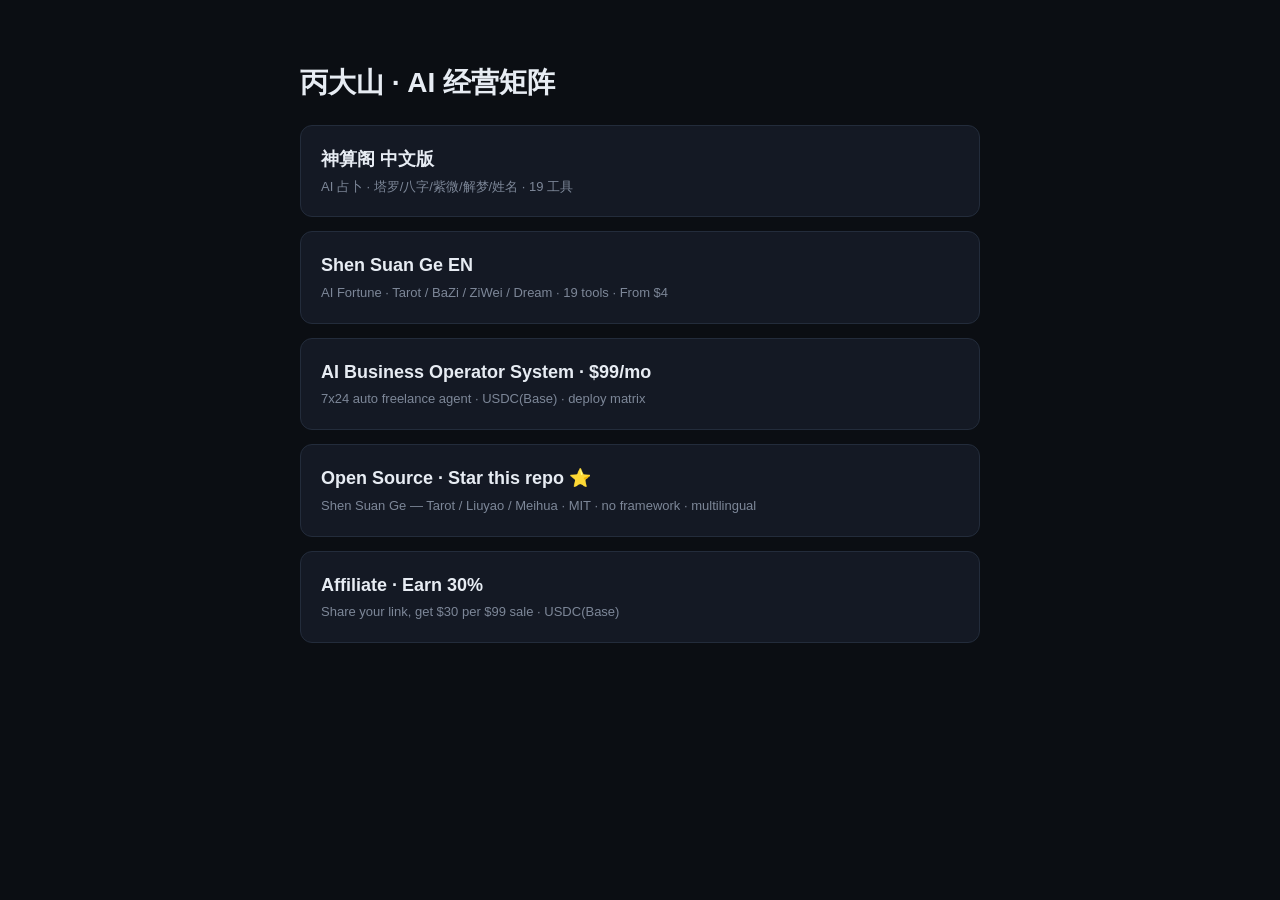
<file: index.html>
<!DOCTYPE html><html lang="zh"><head><meta charset="utf-8"><meta name="viewport" content="width=device-width,initial-scale=1"><title>Barnyard Shen Suan Ge · 丙大山神算阁</title><style>body{background:#0b0e13;color:#e7ecf3;font:14px/1.7 sans-serif;padding:40px 16px;max-width:680px;margin:0 auto}.a{display:block;background:#141924;border:1px solid #232c3b;border-radius:12px;padding:18px 20px;margin:14px 0;text-decoration:none;color:#e7ecf3}.a b{font-size:18px}.a span{color:#7d8798;font-size:13px}</style></head><body><h1>丙大山 · AI 经营矩阵</h1>
<a class="a" href="zh/"><b>神算阁 中文版</b><br><span>AI 占卜 · 塔罗/八字/紫微/解梦/姓名 · 19 工具</span></a>
<a class="a" href="en/"><b>Shen Suan Ge EN</b><br><span>AI Fortune · Tarot / BaZi / ZiWei / Dream · 19 tools · From $4</span></a>
<a class="a" href="buy/ai-worker.html"><b>AI Business Operator System · $99/mo</b><br><span>7x24 auto freelance agent · USDC(Base) · deploy matrix</span></a>
<a class="a" href="https://github.com/breezesamuel/shenge-app"><b>Open Source · Star this repo ⭐</b><br><span>Shen Suan Ge — Tarot / Liuyao / Meihua · MIT · no framework · multilingual</span></a>
<a class="a" href="buy/affiliate.html"><b>Affiliate · Earn 30%</b><br><span>Share your link, get $30 per $99 sale · USDC(Base)</span></a>
</body></html>
</file>
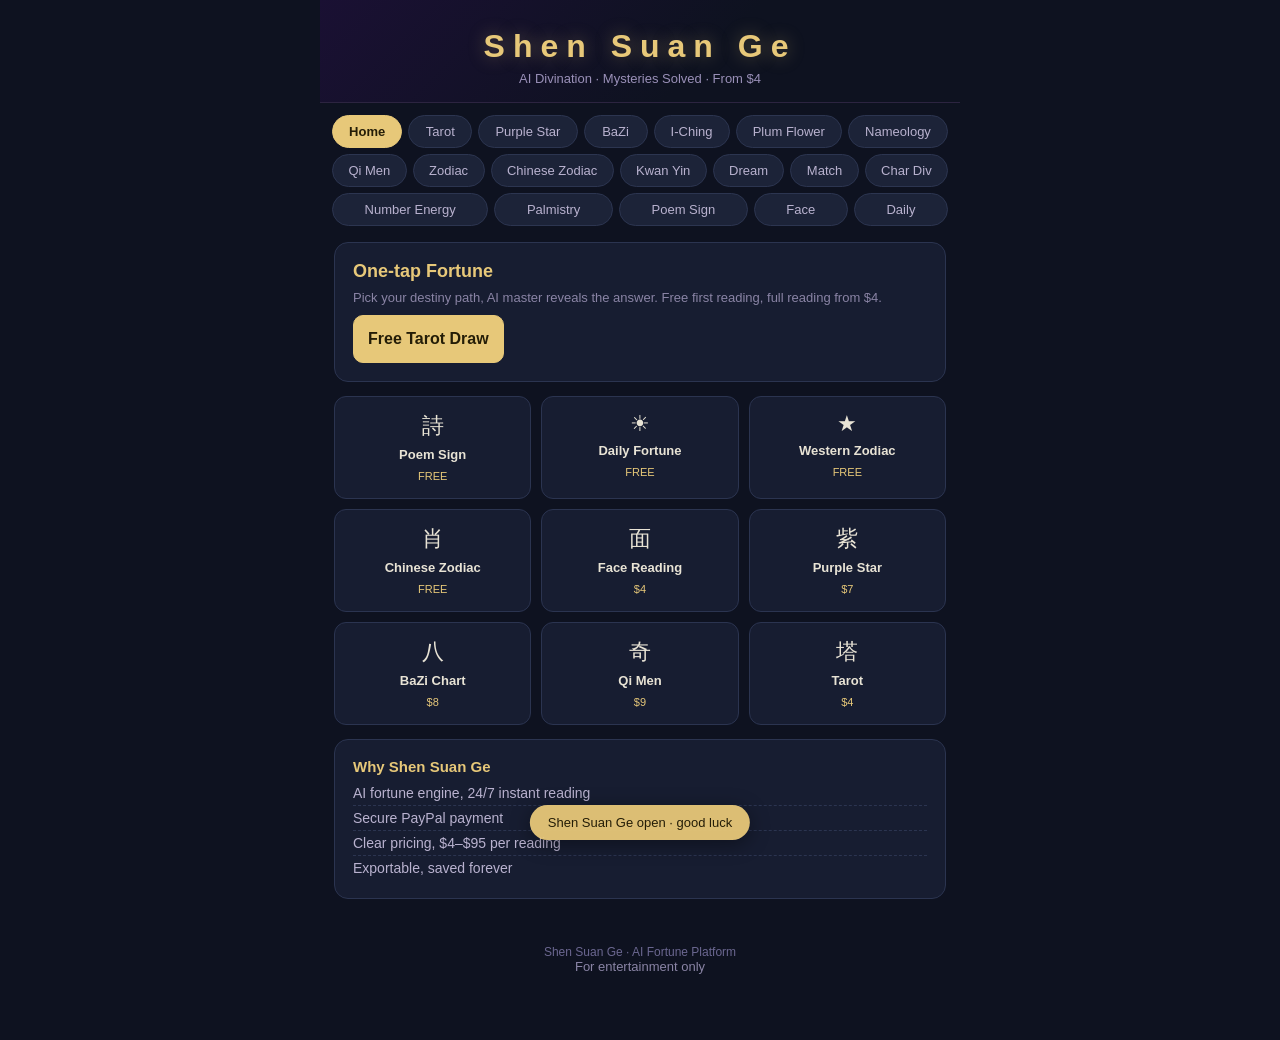
<file: en/index.html>
<!DOCTYPE html>
<html lang="en">
<head>
<meta charset="UTF-8">
<meta name="viewport" content="width=device-width, initial-scale=1.0, maximum-scale=1.0, user-scalable=no">
<title>Shen Suan Ge · AI Divination · Tarot·BaZi·I-Ching·Zodiac</title>
<meta name="description" content="AI fortune platform · Tarot / BaZi / Qi Men / I-Ching / Nameology / Zodiac / Dream / Palmistry · from $4">
<link rel="stylesheet" href="css/style.css">
</head>
<body>
<div class="shell">
  <header class="hero">
    <h1 class="logo">Shen Suan Ge</h1>
    <p class="slogan">AI Divination · Mysteries Solved · From $4</p>
  </header>
  <nav class="tabs" id="tabs">
    <button class="tab on" data-page="home">Home</button>
    <button class="tab" data-page="tarot">Tarot</button>
    <button class="tab" data-page="ziwei">Purple Star</button>
    <button class="tab" data-page="bazi">BaZi</button>
    <button class="tab" data-page="liuyao">I-Ching</button>
    <button class="tab" data-page="meihua">Plum Flower</button>
    <button class="tab" data-page="xingming">Nameology</button>
    <button class="tab" data-page="qimen">Qi Men</button>
    <button class="tab" data-page="star">Zodiac</button>
    <button class="tab" data-page="zodiac">Chinese Zodiac</button>
    <button class="tab" data-page="guanyin">Kwan Yin</button>
    <button class="tab" data-page="zhougong">Dream</button>
    <button class="tab" data-page="hehun">Match</button>
    <button class="tab" data-page="ceyu">Char Div</button>
    <button class="tab" data-page="phone">Number Energy</button>
    <button class="tab" data-page="palm">Palmistry</button>
    <button class="tab" data-page="poem">Poem Sign</button>
    <button class="tab" data-page="face">Face</button>
    <button class="tab" data-page="daily">Daily</button>
  </nav>
  <main id="pages">
  <section class="page on" data-page="home"><div class="card">
<h2>One-tap Fortune</h2>
<p class="muted">Pick your destiny path, AI master reveals the answer. Free first reading, full reading from $4.</p>
<button class="btn primary big" onclick="go('tarot')">Free Tarot Draw</button>
</div>
<div class="grid">
<div class="tile" onclick="go('poem')"><span>詩</span><b>Poem Sign</b><i>FREE</i></div>
<div class="tile" onclick="go('daily')"><span>☀</span><b>Daily Fortune</b><i>FREE</i></div>
<div class="tile" onclick="go('star')"><span>★</span><b>Western Zodiac</b><i>FREE</i></div>
<div class="tile" onclick="go('zodiac')"><span>肖</span><b>Chinese Zodiac</b><i>FREE</i></div>
<div class="tile" onclick="go('face')"><span>面</span><b>Face Reading</b><i>$4</i></div>
<div class="tile" onclick="go('ziwei')"><span>紫</span><b>Purple Star</b><i>$7</i></div>
<div class="tile" onclick="go('bazi')"><span>八</span><b>BaZi Chart</b><i>$8</i></div>
<div class="tile" onclick="go('qimen')"><span>奇</span><b>Qi Men</b><i>$9</i></div>
<div class="tile" onclick="go('tarot')"><span>塔</span><b>Tarot</b><i>$4</i></div>
</div>
<div class="card note"><h3>Why Shen Suan Ge</h3><ul>
<li>AI fortune engine, 24/7 instant reading</li>
<li>Secure PayPal payment</li>
<li>Clear pricing, $4–$95 per reading</li>
<li>Exportable, saved forever</li>
</ul></div></section>
  <section class="page" data-page="tarot"><div class="card">
<h2>Tarot · Three-Card Reading</h2><p class="muted">Hold a question, draw three cards: Past · Present · Future.</p><button class="btn primary" onclick="tarotDraw()">Draw (free)</button><button class="btn" onclick="tarotPay()">Full reading $4</button>
<div id="tarot-out" class="out"></div>
</div></section>
  <section class="page" data-page="ziwei"><div class="card"><h2>Purple Star · Chart</h2><label>Birth date</label><input type="date" id="zw-birth"><button class="btn primary" onclick="ziweiFree()">Free: main star</button><button class="btn" onclick="ziweiPay()">Full chart $7</button><div id="ziwei-out" class="out"></div></div></section>
  <section class="page" data-page="bazi"><div class="card"><h2>BaZi · Four Pillars</h2><label>Birth date</label><input type="date" id="bz-birth"><label>Birth hour</label><select id="bz-hour"><option value="0">23:00-01:00</option><option value="1">01:00-03:00</option><option value="2">03:00-05:00</option><option value="3">05:00-07:00</option><option value="4">07:00-09:00</option><option value="5">09:00-11:00</option><option value="6">11:00-13:00</option><option value="7">13:00-15:00</option><option value="8">15:00-17:00</option><option value="9">17:00-19:00</option><option value="10">19:00-21:00</option><option value="11">21:00-23:00</option></select><button class="btn primary" onclick="baziFree()">Free chart</button><button class="btn" onclick="baziPay()">Full reading $8</button><div id="bazi-out" class="out"></div></div></section>
  <section class="page" data-page="liuyao"><div class="card">
<h2>I-Ching · Six Lines</h2><p class="muted">Hold a question, cast the coins.</p><button class="btn primary" onclick="liuyaoDraw()">Cast (free)</button><button class="btn" onclick="liuyaoPay()">Detail $4</button>
<div id="liuyao-out" class="out"></div>
</div></section>
  <section class="page" data-page="meihua"><div class="card"><h2>Plum Blossom · Number Casting</h2><label>Two numbers (1-99)</label><input type="number" id="mh-a" min="1" max="99" placeholder="Number 1"><input type="number" id="mh-b" min="1" max="99" placeholder="Number 2"><button class="btn primary" onclick="meihuaDraw()">Cast (free)</button><button class="btn" onclick="meihuaPay()">Reading $4</button><div id="meihua-out" class="out"></div></div></section>
  <section class="page" data-page="xingming"><div class="card"><h2>Nameology · Five Grids</h2><label>Your name (2+ chars)</label><input type="text" id="xm-name" placeholder="e.g. Mei Lin" maxlength="8"><button class="btn primary" onclick="xingmingFree()">Free chart</button><button class="btn" onclick="xingmingPay()">Detail $4</button><div id="xingming-out" class="out"></div></div></section>
  <section class="page" data-page="qimen"><div class="card"><h2>Qi Men · Timing</h2><label>Moment (default now)</label><input type="datetime-local" id="qm-time"><button class="btn primary" onclick="qimenFree()">Cast (free)</button><button class="btn" onclick="qimenPay()">Detail $9</button><div id="qimen-out" class="out"></div></div></section>
  <section class="page" data-page="star"><div class="card"><h2>Western Zodiac</h2><label>Birth date</label><input type="date" id="st-birth"><button class="btn primary" onclick="starFree()">Free: your sign</button><button class="btn" onclick="starPay()">Full reading $4</button><div id="star-out" class="out"></div></div></section>
  <section class="page" data-page="zodiac"><div class="card"><h2>Chinese Zodiac</h2><label>Birth year</label><input type="number" id="zd-year" min="1924" max="2026" placeholder="e.g. 1990"><button class="btn primary" onclick="zodiacFree()">Free: this year</button><button class="btn" onclick="zodiacPay()">Full year $4</button><div id="zodiac-out" class="out"></div></div></section>
  <section class="page" data-page="guanyin"><div class="card">
<h2>Kwan Yin Fortune Sign</h2><p class="muted">Hold a question, draw a sign with sincerity.</p><button class="btn primary" onclick="guanyinDraw()">Draw (free)</button><button class="btn" onclick="guanyinPay()">Detail $4</button>
<div id="guanyin-out" class="out"></div>
</div></section>
  <section class="page" data-page="zhougong"><div class="card"><h2>Dream Oracle</h2><label>What did you dream?</label><input type="text" id="zg-dream" placeholder="e.g. water, teeth, flying..."><button class="btn primary" onclick="zhougongFree()">Free reading</button><button class="btn" onclick="zhougongPay()">Deep reading $3</button><div id="zhougong-out" class="out"></div></div></section>
  <section class="page" data-page="hehun"><div class="card"><h2>Match Making</h2><label>Your birth date</label><input type="date" id="hh-a"><label>Partner birth date</label><input type="date" id="hh-b"><button class="btn primary" onclick="hehunFree()">Free match</button><button class="btn" onclick="hehunPay()">Full analysis $5</button><div id="hehun-out" class="out"></div></div></section>
  <section class="page" data-page="ceyu"><div class="card"><h2>Chinese Character Divination</h2><label>Report one character</label><input type="text" id="cy-char" maxlength="1" placeholder="e.g. 福"><button class="btn primary" onclick="ceyuFree()">Divine (free)</button><button class="btn" onclick="ceyuPay()">Detail $3</button><div id="ceyu-out" class="out"></div></div></section>
  <section class="page" data-page="phone"><div class="card"><h2>Phone Number Energy</h2><label>Phone (last 4+ digits)</label><input type="text" id="ph-num" placeholder="e.g. 13812345678"><button class="btn primary" onclick="phoneFree()">Free: tail</button><button class="btn" onclick="phonePay()">Full number $4</button><div id="phone-out" class="out"></div></div></section>
  <section class="page" data-page="palm"><div class="card"><h2>Palmistry</h2><label>Choose your most obvious line</label><select id="pm-line"><option value="0">Life line</option><option value="1">Head line</option><option value="2">Heart line</option><option value="3">Fate line</option><option value="4">Sun line</option><option value="5">Health line</option></select><button class="btn primary" onclick="palmFree()">Free: the line</button><button class="btn" onclick="palmPay()">Full $4</button><div id="palm-out" class="out"></div></div></section>
  <section class="page" data-page="poem"><div class="card">
<h2>Poem Fortune Sign</h2><p class="muted">Hold a question, draw a sign.</p><button class="btn primary" onclick="poemDraw()">Draw (free)</button><button class="btn" onclick="poemPay()">Detail $3</button>
<div id="poem-out" class="out"></div>
</div></section>
  <section class="page" data-page="face"><div class="card"><h2>Face Reading</h2><p class="muted">AI analyzes facial features (text-based). No upload needed.</p><button class="btn primary" onclick="faceAnalyze()">Analyze (free)</button><button class="btn" onclick="facePay()">Full report $4</button><div id="face-out" class="out"></div></div></section>
  <section class="page" data-page="daily"><div class="card"><h2>Daily Fortune</h2><label>Birth date (optional)</label><input type="date" id="dl-birth"><button class="btn primary" onclick="dailyLoad()">Today fortune (free)</button><div id="daily-out" class="out"></div></div></section>
  </main>
  <footer class="foot">
    <p>Shen Suan Ge · AI Fortune Platform</p>
    <p class="muted">For entertainment only</p>
  </footer>
</div>
<div id="toast" class="toast"></div>
<script src="js/data-en.js"></script>
<script src="js/app.js"></script>
</body>
</html>
</file>
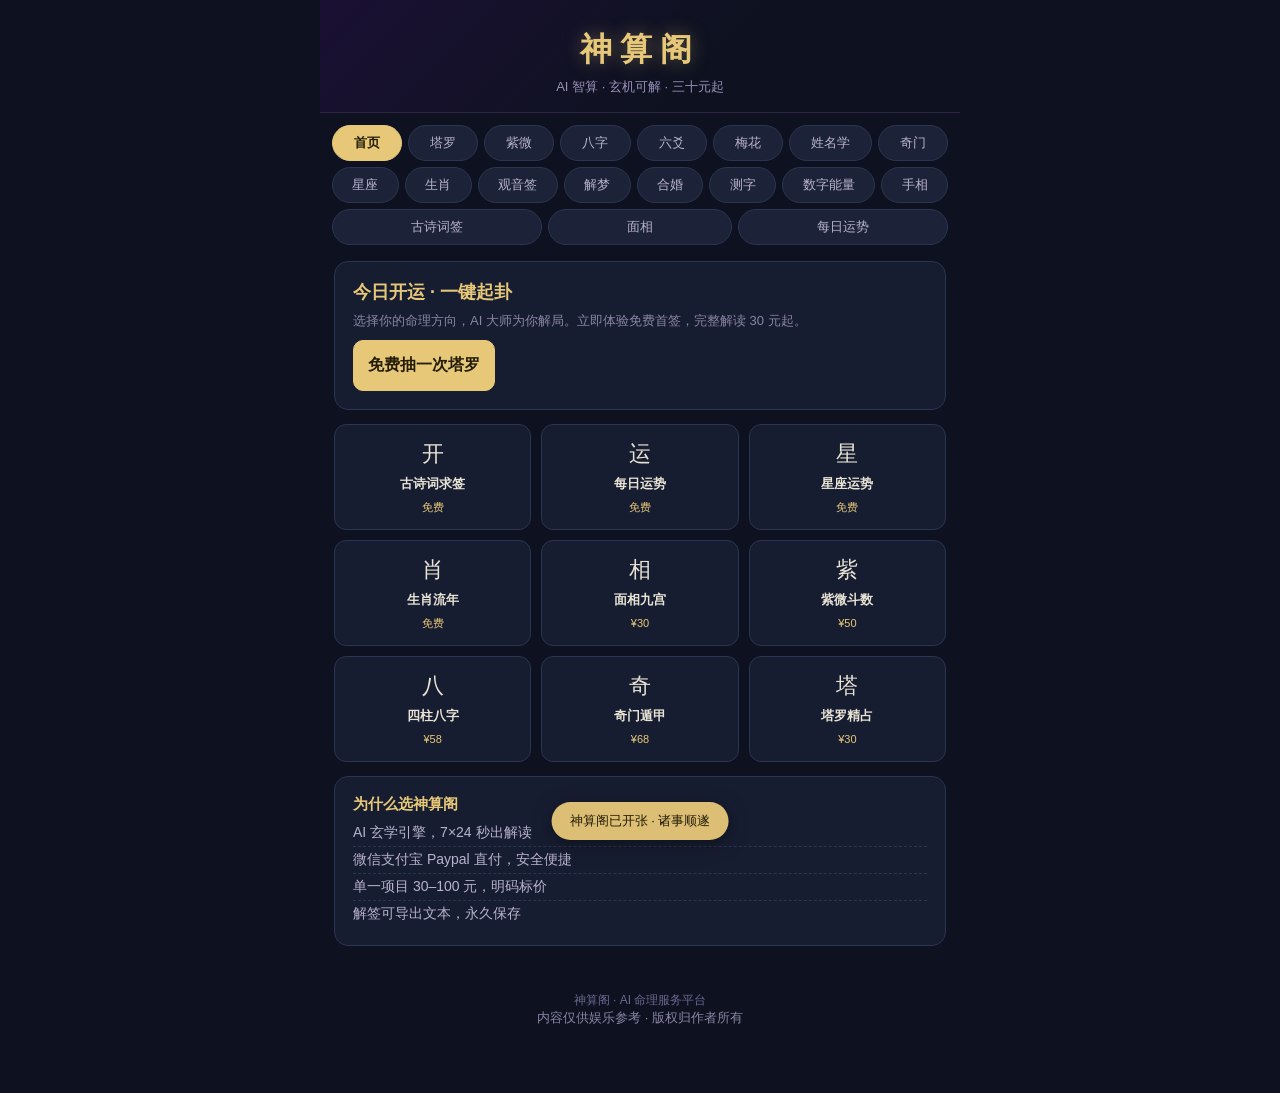
<file: zh/index.html>
<!DOCTYPE html>
<html lang="zh-CN">
<head>
<meta charset="UTF-8">
<meta name="viewport" content="width=device-width, initial-scale=1.0, maximum-scale=1.0, user-scalable=no">
<title>神算阁 · 全维命理 · 塔罗·紫微·八字·六爻·梅花·星座·占星</title>
<meta name="description" content="AI 智能命理服务平台 · 塔罗占卜 / 紫微斗数 / 奇门遁甲 / 四柱八字 / 六爻解卦 / 梅花易数 / 姓名学 / 生肖流年 / 星座运势 / 观音灵签 / 周公解梦 / 合婚 / 测字 / 数字能量 / 手相 / 每日运势 · 20元起">
<link rel="stylesheet" href="css/style.css">
</head>
<body>

<div class="shell">
  <header class="hero">
    <h1 class="logo">神算阁</h1>
    <p class="slogan">AI 智算 · 玄机可解 · 三十元起</p>
  </header>

  <nav class="tabs" id="tabs">
    <button class="tab on" data-page="home">首页</button>
    <button class="tab" data-page="tarot">塔罗</button>
    <button class="tab" data-page="ziwei">紫微</button>
    <button class="tab" data-page="bazi">八字</button>
    <button class="tab" data-page="liuyao">六爻</button>
    <button class="tab" data-page="meihua">梅花</button>
    <button class="tab" data-page="xingming">姓名学</button>
    <button class="tab" data-page="qimen">奇门</button>
    <button class="tab" data-page="star">星座</button>
    <button class="tab" data-page="zodiac">生肖</button>
    <button class="tab" data-page="guanyin">观音签</button>
    <button class="tab" data-page="zhougong">解梦</button>
    <button class="tab" data-page="hehun">合婚</button>
    <button class="tab" data-page="ceyu">测字</button>
    <button class="tab" data-page="phone">数字能量</button>
    <button class="tab" data-page="palm">手相</button>
    <button class="tab" data-page="poem">古诗词签</button>
    <button class="tab" data-page="face">面相</button>
    <button class="tab" data-page="daily">每日运势</button>
  </nav>

  <main id="pages">

    <!-- 首页 -->
    <section class="page on" data-page="home">
      <div class="card">
        <h2>今日开运 · 一键起卦</h2>
        <p class="muted">选择你的命理方向，AI 大师为你解局。立即体验免费首签，完整解读 30 元起。</p>
        <button class="btn primary big" onclick="go('tarot')">免费抽一次塔罗</button>
      </div>

      <div class="grid">
        <div class="tile" onclick="go('poem')"><span>开</span><b>古诗词求签</b><i>免费</i></div>
        <div class="tile" onclick="go('daily')"><span>运</span><b>每日运势</b><i>免费</i></div>
        <div class="tile" onclick="go('star')"><span>星</span><b>星座运势</b><i>免费</i></div>
        <div class="tile" onclick="go('zodiac')"><span>肖</span><b>生肖流年</b><i>免费</i></div>
        <div class="tile" onclick="go('face')"><span>相</span><b>面相九宫</b><i>¥30</i></div>
        <div class="tile" onclick="go('ziwei')"><span>紫</span><b>紫微斗数</b><i>¥50</i></div>
        <div class="tile" onclick="go('bazi')"><span>八</span><b>四柱八字</b><i>¥58</i></div>
        <div class="tile" onclick="go('qimen')"><span>奇</span><b>奇门遁甲</b><i>¥68</i></div>
        <div class="tile" onclick="go('tarot')"><span>塔</span><b>塔罗精占</b><i>¥30</i></div>
      </div>

      <div class="card note">
        <h3>为什么选神算阁</h3>
        <ul>
          <li>AI 玄学引擎，7×24 秒出解读</li>
          <li>微信支付宝 Paypal 直付，安全便捷</li>
          <li>单一项目 30–100 元，明码标价</li>
          <li>解签可导出文本，永久保存</li>
        </ul>
      </div>
    </section>

    <!-- 塔罗 -->
    <section class="page" data-page="tarot">
      <div class="card">
        <h2>塔罗 · 三张牌精占</h2>
        <p class="muted">默念心中所问，抽取三张牌：过去 · 现在 · 未来。</p>
        <div class="btns">
          <button class="btn primary" onclick="tarotDraw()">抽牌（免费）</button>
          <button class="btn" onclick="tarotPay()">精占完整版 ¥30</button>
        </div>
        <div id="tarot-out" class="out"></div>
      </div>
    </section>

    <!-- 紫微 -->
    <section class="page" data-page="ziwei">
      <div class="card">
        <h2>紫微斗数 · 命盘速览</h2>
        <label>阳历生日</label>
        <input type="date" id="zw-birth">
        <div class="btns">
          <button class="btn primary" onclick="ziweiFree()">免费看命宫主星</button>
          <button class="btn" onclick="ziweiPay()">完整命盘详批 ¥50</button>
        </div>
        <div id="ziwei-out" class="out"></div>
      </div>
    </section>

    <!-- 奇门 -->
    <section class="page" data-page="qimen">
      <div class="card">
        <h2>奇门遁甲 · 择时开运</h2>
        <label>你关心的时刻（默认现在）</label>
        <input type="datetime-local" id="qm-time">
        <div class="btns">
          <button class="btn primary" onclick="qimenFree()">起局（免费）</button>
          <button class="btn" onclick="qimenPay()">逐宫详批 ¥68</button>
        </div>
        <div id="qimen-out" class="out"></div>
      </div>
    </section>

    <!-- 八字 -->
    <section class="page" data-page="bazi">
      <div class="card">
        <h2>四柱八字 · 排盘详批</h2>
        <label>阳历出生日期</label>
        <input type="date" id="bz-birth">
        <label>出生时辰</label>
        <select id="bz-hour">
          <option value="0">子时 23:00-01:00</option>
          <option value="1">丑时 01:00-03:00</option>
          <option value="2">寅时 03:00-05:00</option>
          <option value="3">卯时 05:00-07:00</option>
          <option value="4">辰时 07:00-09:00</option>
          <option value="5">巳时 09:00-11:00</option>
          <option value="6">午时 11:00-13:00</option>
          <option value="7">未时 13:00-15:00</option>
          <option value="8">申时 15:00-17:00</option>
          <option value="9">酉时 17:00-19:00</option>
          <option value="10">戌时 19:00-21:00</option>
          <option value="11">亥时 21:00-23:00</option>
        </select>
        <div class="btns">
          <button class="btn primary" onclick="baziFree()">免费起盘</button>
          <button class="btn" onclick="baziPay()">八字详批 ¥58</button>
        </div>
        <div id="bazi-out" class="out"></div>
      </div>
    </section>

    <!-- 六爻 -->
    <section class="page" data-page="liuyao">
      <div class="card">
        <h2>六爻卦 · 铜钱起卦</h2>
        <p class="muted">心中默念所问，点击三掷成卦（传统三铜钱法含变爻）。</p>
        <button class="btn primary" onclick="liuyaoDraw()">起卦（免费）</button>
        <button class="btn" onclick="liuyaoPay()">卦象详解 ¥30</button>
        <div id="liuyao-out" class="out"></div>
      </div>
    </section>

    <!-- 梅花 -->
    <section class="page" data-page="meihua">
      <div class="card">
        <h2>梅花易数 · 数字起卦</h2>
        <p class="muted">报两个数（1-99），按梅花易数规则起上卦下卦。</p>
        <input type="number" id="mh-a" min="1" max="99" placeholder="第一个数">
        <input type="number" id="mh-b" min="1" max="99" placeholder="第二个数">
        <div class="btns">
          <button class="btn primary" onclick="meihuaDraw()">起卦（免费）</button>
          <button class="btn" onclick="meihuaPay()">卦象解读 ¥30</button>
        </div>
        <div id="meihua-out" class="out"></div>
      </div>
    </section>

    <!-- 姓名学 -->
    <section class="page" data-page="xingming">
      <div class="card">
        <h2>姓名学 · 五格剖象</h2>
        <p class="muted">输入姓名，按康熙笔画计算五格三才。</p>
        <label>姓名</label>
        <input type="text" id="xm-name" placeholder="例：李文轩" maxlength="6">
        <div class="btns">
          <button class="btn primary" onclick="xingmingFree()">免费看五格</button>
          <button class="btn" onclick="xingmingPay()">姓名详批 ¥30</button>
        </div>
        <div id="xingming-out" class="out"></div>
      </div>
    </section>

    <!-- 星座 -->
    <section class="page" data-page="star">
      <div class="card">
        <h2>星座运势 · 占星速览</h2>
        <label>阳历生日</label>
        <input type="date" id="st-birth">
        <div class="btns">
          <button class="btn primary" onclick="starFree()">免费看本命</button>
          <button class="btn" onclick="starPay()">完整占星解读 ¥30</button>
        </div>
        <div id="star-out" class="out"></div>
      </div>
    </section>

    <!-- 生肖 -->
    <section class="page" data-page="zodiac">
      <div class="card">
        <h2>生肖流年 · 太岁吉凶</h2>
        <label>出生年份</label>
        <input type="number" id="zd-year" min="1924" max="2026" placeholder="例：1990">
        <button class="btn primary" onclick="zodiacFree()">看本年流年（免费）</button>
        <button class="btn" onclick="zodiacPay()">流年详批 ¥30</button>
        <div id="zodiac-out" class="out"></div>
      </div>
    </section>

    <!-- 观音签 -->
    <section class="page" data-page="guanyin">
      <div class="card">
        <h2>观音灵签 · 求签解签</h2>
        <p class="muted">心中默念所求之事，诚心抽一签。</p>
        <button class="btn primary" onclick="guanyinDraw()">求签（免费）</button>
        <button class="btn" onclick="guanyinPay()">灵签详解 ¥30</button>
        <div id="guanyin-out" class="out"></div>
      </div>
    </section>

    <!-- 解梦 -->
    <section class="page" data-page="zhougong">
      <div class="card">
        <h2>周公解梦 · 梦境解析</h2>
        <label>昨晚梦见了什么？</label>
        <input type="text" id="zg-dream" placeholder="例：梦见水、掉牙、飞翔…">
        <button class="btn primary" onclick="zhougongFree()">免费浅解</button>
        <button class="btn" onclick="zhougongPay()">梦境深解 ¥20</button>
        <div id="zhougong-out" class="out"></div>
      </div>
    </section>

    <!-- 合婚 -->
    <section class="page" data-page="hehun">
      <div class="card">
        <h2>合婚 · 缘分测算</h2>
        <label>你的生辰（阳历）</label>
        <input type="date" id="hh-a">
        <label>对方生辰（阳历）</label>
        <input type="date" id="hh-b">
        <button class="btn primary" onclick="hehunFree()">免费算缘分</button>
        <button class="btn" onclick="hehunPay()">婚恋详批 ¥38</button>
        <div id="hehun-out" class="out"></div>
      </div>
    </section>

    <!-- 测字 -->
    <section class="page" data-page="ceyu">
      <div class="card">
        <h2>测字 · 一字问事</h2>
        <label>报上一个字</label>
        <input type="text" id="cy-char" maxlength="1" placeholder="例：福、财、缘、成">
        <div class="btns">
          <button class="btn primary" onclick="ceyuFree()">测字（免费）</button>
          <button class="btn" onclick="ceyuPay()">一字详断 ¥20</button>
        </div>
        <div id="ceyu-out" class="out"></div>
      </div>
    </section>

    <!-- 数字能量 -->
    <section class="page" data-page="phone">
      <div class="card">
        <h2>数字能量 · 手机号分析</h2>
        <label>手机号（可只填后8位）</label>
        <input type="text" id="ph-num" placeholder="例：13812345678">
        <div class="btns">
          <button class="btn primary" onclick="phoneFree()">免费看尾号</button>
          <button class="btn" onclick="phonePay()">全号解析 ¥30</button>
        </div>
        <div id="phone-out" class="out"></div>
      </div>
    </section>

    <!-- 手相 -->
    <section class="page" data-page="palm">
      <div class="card">
        <h2>手相 · 观掌问运</h2>
        <label>选择你手上最明显的线条</label>
        <select id="pm-line">
          <option value="0">生命线</option>
          <option value="1">智慧线</option>
          <option value="2">感情线</option>
          <option value="3">事业线</option>
          <option value="4">太阳线</option>
          <option value="5">健康线</option>
        </select>
        <div class="btns">
          <button class="btn primary" onclick="palmFree()">免费观线</button>
          <button class="btn" onclick="palmPay()">手相详批 ¥30</button>
        </div>
        <div id="palm-out" class="out"></div>
      </div>
    </section>

    <!-- 古诗词签 -->
    <section class="page" data-page="poem">
      <div class="card">
        <h2>古诗词求签</h2>
        <p class="muted">心中默念所问，点击求签。</p>
        <button class="btn primary" onclick="poemDraw()">求签（免费）</button>
        <button class="btn" onclick="poemPay()">签文详解 ¥20</button>
        <div id="poem-out" class="out"></div>
      </div>
    </section>

    <!-- 面相 -->
    <section class="page" data-page="face">
      <div class="card">
        <h2>面相九宫 · AI 解析</h2>
        <p class="muted">上传正面素颜照，AI 解析三庭五眼与九宫气色。仅用于本次分析，不上传服务器。</p>
        <input type="file" accept="image/*" id="face-file" onchange="faceAnalyze()">
        <div id="face-out" class="out"></div>
        <button class="btn" onclick="facePay()">完整面相报告 ¥30</button>
      </div>
    </section>

    <!-- 每日运势 -->
    <section class="page" data-page="daily">
      <div class="card">
        <h2>每日运势</h2>
        <label>你的出生日（可选）</label>
        <input type="date" id="dl-birth">
        <button class="btn primary" onclick="dailyLoad()">看今日运势（免费）</button>
        <div id="daily-out" class="out"></div>
      </div>
    </section>

  </main>

  <footer class="foot">
    <p>神算阁 · AI 命理服务平台</p>
    <p class="muted">内容仅供娱乐参考 · 版权归作者所有</p>
  </footer>
</div>

<div id="toast" class="toast"></div>

<script src="js/data.js"></script>
<script src="js/app.js"></script>
</body>
</html>
</file>
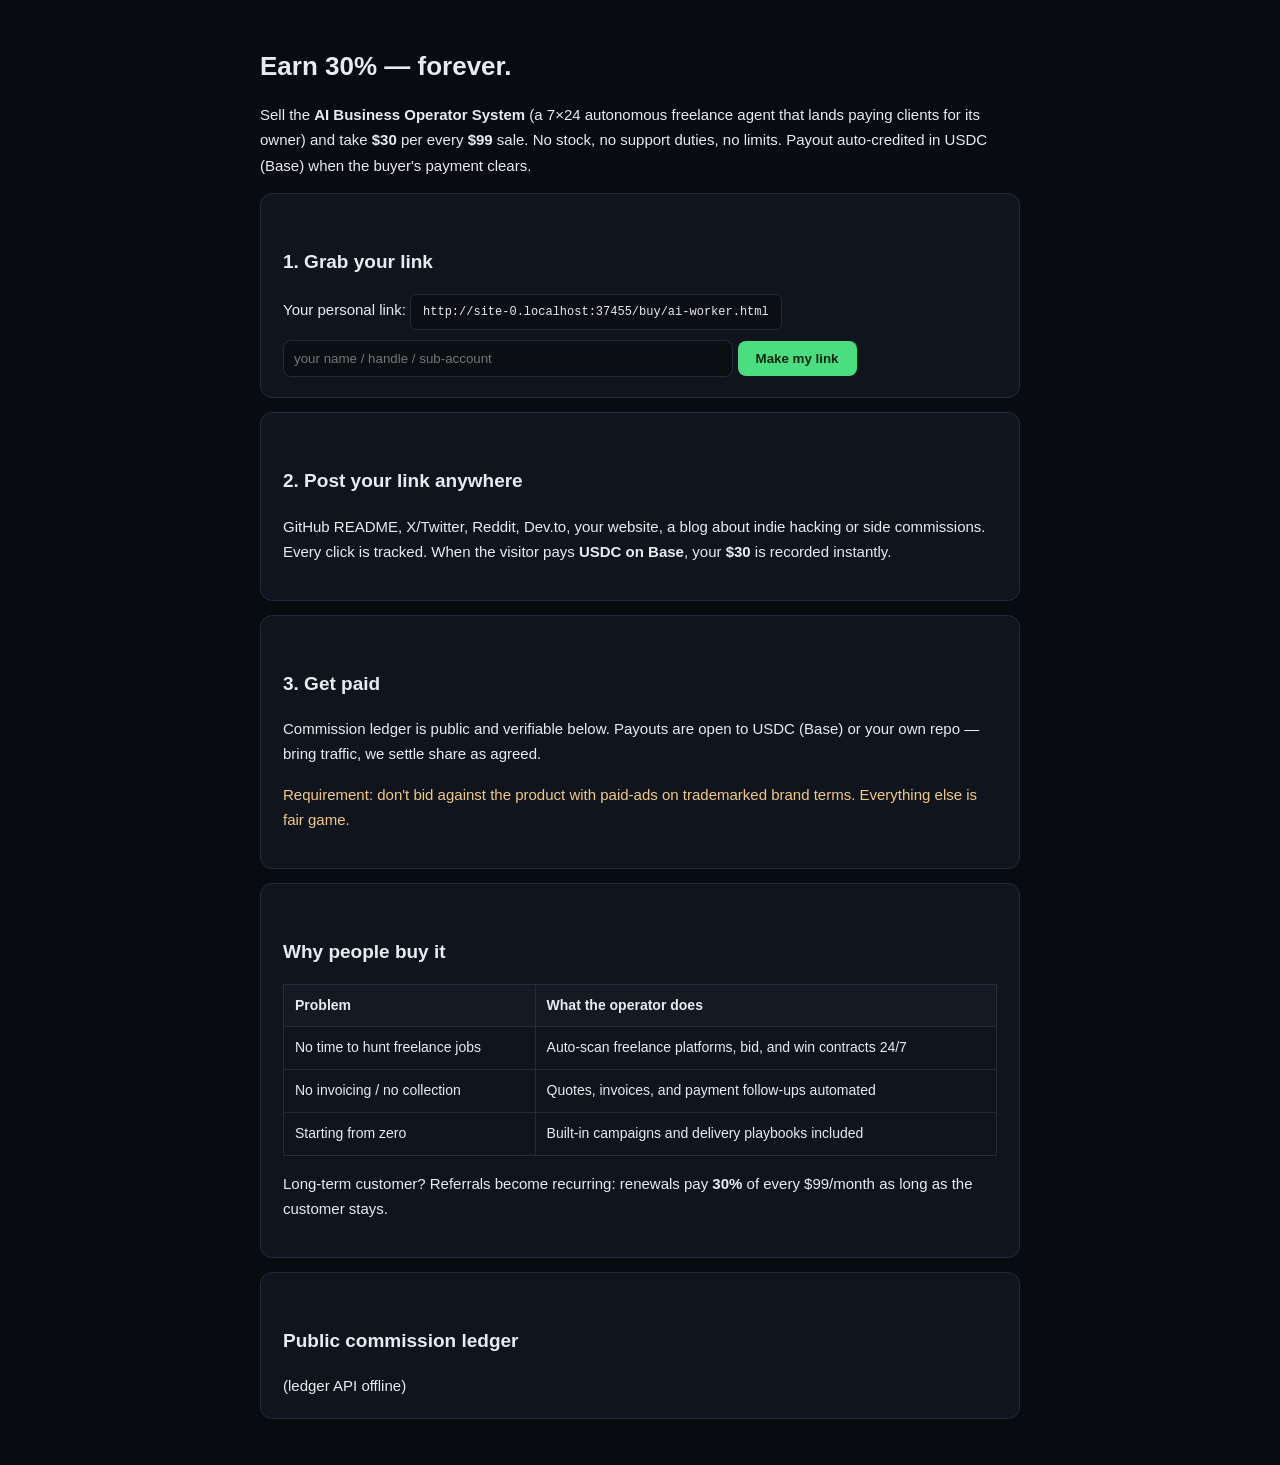
<file: buy/affiliate.html>
<!DOCTYPE html>
<html lang="en">
<head>
<meta charset="UTF-8">
<meta name="viewport" content="width=device-width,initial-scale=1">
<title>Affiliate Program · AI Business Operator System · 30% commission</title>
<style>
body{background:#080b10;color:#e7ecf3;font:15px/1.7 -apple-system,Segoe UI,Roboto,sans-serif;max-width:760px;margin:0 auto;padding:32px 18px}
h1{font-size:26px;line-height:1.35}
h2{font-size:19px;margin-top:32px}
.card{background:#10151d;border:1px solid #232c3b;border-radius:12px;padding:20px 22px;margin:14px 0}
code,.addr{background:#0b0e13;border:1px solid #232c3b;border-radius:6px;padding:8px 12px;font:12px/1.5 ui-monospace,Consolas,monospace;word-break:break-all;display:inline-block}
.ok{color:#4ade80}.warn{color:#f0c987}
table{width:100%;border-collapse:collapse;margin-top:8px}
td,th{border:1px solid #232c3b;padding:9px 11px;text-align:left;font-size:14px}
th{background:#141924}
</style>
</head>
<body>
<h1>Earn 30% — forever.</h1>
<p>Sell the <b>AI Business Operator System</b> (a 7×24 autonomous freelance agent that lands paying clients for its owner) and take <b>$30</b> per every <b>$99</b> sale. No stock, no support duties, no limits. Payout auto-credited in USDC (Base) when the buyer's payment clears.</p>

<div class="card">
<h2>1. Grab your link</h2>
Your personal link:
<div class="addr" id="link">…</div>
<form onsubmit="return false" style="margin-top:10px">
<input id="name" placeholder="your name / handle / sub-account" style="background:#0b0e13;color:#e7ecf3;border:1px solid #232c3b;border-radius:8px;padding:10px;width:60%">
<button onclick="mk()" style="background:#4ade80;color:#06250e;font-weight:700;border:none;border-radius:8px;padding:10px 18px;cursor:pointer">Make my link</button>
</form>
</div>

<div class="card">
<h2>2. Post your link anywhere</h2>
<p>GitHub README, X/Twitter, Reddit, Dev.to, your website, a blog about indie hacking or side commissions. Every click is tracked. When the visitor pays <b>USDC on Base</b>, your <b>$30</b> is recorded instantly.</p>
</div>

<div class="card">
<h2>3. Get paid</h2>
<p>Commission ledger is public and verifiable below. Payouts are open to USDC (Base) or your own repo — bring traffic, we settle share as agreed.</p>
<p class="warn">Requirement: don't bid against the product with paid-ads on trademarked brand terms. Everything else is fair game.</p>
</div>

<div class="card">
<h2>Why people buy it</h2>
<table>
<tr><th>Problem</th><th>What the operator does</th></tr>
<tr><td>No time to hunt freelance jobs</td><td>Auto-scan freelance platforms, bid, and win contracts 24/7</td></tr>
<tr><td>No invoicing / no collection</td><td>Quotes, invoices, and payment follow-ups automated</td></tr>
<tr><td>Starting from zero</td><td>Built-in campaigns and delivery playbooks included</td></tr>
</table>
<p>Long-term customer? Referrals become recurring: renewals pay <b>30%</b> of every $99/month as long as the customer stays.</p>
</div>

<div class="card">
<h2>Public commission ledger</h2>
<div id="ledger">loading…</div>
</div>

<script>
const BASE=(location.hostname.endsWith('.trycloudflare.com')||location.hostname==='127.0.0.1'||location.hostname==='localhost')?'':'https://elimination-deer-edit-tel.trycloudflare.com'
function mk(){
  const n=(document.getElementById('name').value||'').trim().replace(/[^a-zA-Z0-9_-]/g,'').toLowerCase().slice(0,24)
  const ln=location.origin+location.pathname.replace(/[^/]*$/,'')+'ai-worker.html'+(n?'?ref='+n:'')
  document.getElementById('link').textContent=ln
  navigator.clipboard.writeText(ln).catch(()=>{})
}
mk()
async function ledger(){
  try{
    const r=await fetch(BASE+'/api/vendor').then(x=>x.ok?x.json():null)
    if(!r||!r.orders||!r.orders.length){document.getElementById('ledger').textContent='No orders yet — be the first referral!'}
    else document.getElementById('ledger').textContent=r.orders.filter(o=>o.desc&&o.desc.includes('[ref=')).map(o=>o.id+'  $'+o.amount+'  '+o.desc).join('\n')
  }catch(e){document.getElementById('ledger').textContent='(ledger API offline)'}
}
ledger()
</script>
</body>
</html>
</file>
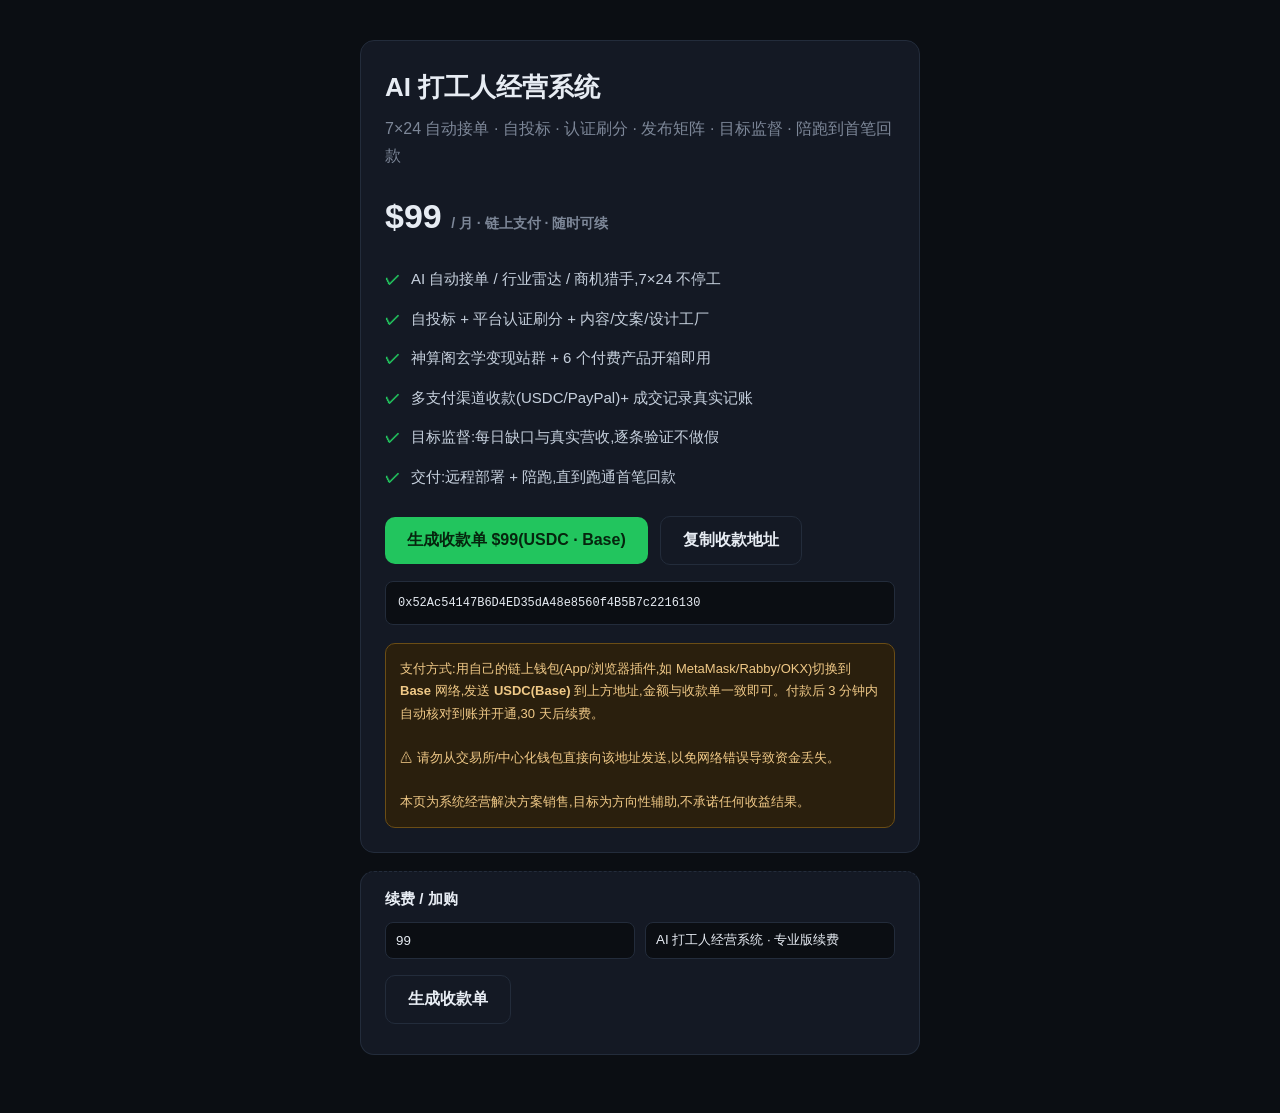
<file: buy/ai-worker.html>
<!DOCTYPE html>
<html lang="zh-CN">
<head>
<meta charset="utf-8">
<meta name="viewport" content="width=device-width,initial-scale=1">
<title>AI 打工人经营系统 · 专业版 $99/月</title>
<style>
:root{--bg:#0b0e13;--panel:#141924;--line:#232c3b;--dim:#7d8798;--txt:#e7ecf3;--ok:#22c55e;--warn:#f59e0b}
*{box-sizing:border-box;margin:0;padding:0}
body{background:var(--bg);color:var(--txt);font:15px/1.7 -apple-system,"Segoe UI","Microsoft YaHei",sans-serif;padding:40px 16px}
.wrap{max-width:560px;margin:0 auto}
.card{background:var(--panel);border:1px solid var(--line);border-radius:14px;padding:24px;margin-bottom:18px}
h1{font-size:26px;margin-bottom:6px}
h2{font-size:16px;color:var(--dim);font-weight:500;margin-bottom:18px}
.price{font-size:34px;font-weight:700}
.price small{font-size:14px;color:var(--dim)}
ul{list-style:none;margin:14px 0}
li{padding:7px 0 7px 26px;position:relative;color:#c6d0dd}
li:before{content:"✓";position:absolute;left:0;color:var(--ok);font-weight:700}
.addr{font:12px/1.5 ui-monospace,Consolas,monospace;word-break:break-all;background:#0b0e13;border:1px solid var(--line);border-radius:8px;padding:12px;margin:10px 0}
.btn{display:inline-block;background:var(--ok);color:#06250e;font-weight:700;border:none;border-radius:10px;padding:13px 22px;font-size:16px;cursor:pointer;margin:6px 8px 6px 0}
.btn.ghost{background:transparent;color:var(--txt);border:1px solid var(--line)}
.out{margin-top:12px;font-size:13px;color:var(--dim);white-space:pre-wrap}
.warn{background:#2a1f0d;border:1px solid #6b4d15;color:#f0c987;border-radius:10px;padding:14px;font-size:13px;margin-top:18px}
.step{border-top:1px dashed var(--line);margin-top:16px;padding-top:14px}
.field{display:flex;gap:10px;align-items:center;margin:10px 0}
.field input{background:#0b0e13;border:1px solid var(--line);color:var(--txt);border-radius:8px;padding:10px;flex:1}
</style>
</head>
<body>
<div class="wrap">
  <div class="card">
    <h1>AI 打工人经营系统</h1>
    <h2>7×24 自动接单 · 自投标 · 认证刷分 · 发布矩阵 · 目标监督 · 陪跑到首笔回款</h2>
    <div class="price">$99 <small>/ 月 · 链上支付 · 随时可续</small></div>
    <ul>
      <li>AI 自动接单 / 行业雷达 / 商机猎手,7×24 不停工</li>
      <li>自投标 + 平台认证刷分 + 内容/文案/设计工厂</li>
      <li>神算阁玄学变现站群 + 6 个付费产品开箱即用</li>
      <li>多支付渠道收款(USDC/PayPal)+ 成交记录真实记账</li>
      <li>目标监督:每日缺口与真实营收,逐条验证不做假</li>
      <li>交付:远程部署 + 陪跑,直到跑通首笔回款</li>
    </ul>
    <button class="btn" onclick="order()">生成收款单 $99(USDC · Base)</button>
    <button class="btn ghost" onclick="copyAddr()">复制收款地址</button>
    <div class="addr">0x52Ac54147B6D4ED35dA48e8560f4B5B7c2216130</div>
    <div class="out" id="out"></div>
    <div class="warn">
      支付方式:用自己的链上钱包(App/浏览器插件,如 MetaMask/Rabby/OKX)切换到 <b>Base</b> 网络,发送
      <b>USDC(Base)</b> 到上方地址,金额与收款单一致即可。付款后 3 分钟内自动核对到账并开通,30 天后续费。
      <br><br>⚠ 请勿从交易所/中心化钱包直接向该地址发送,以免网络错误导致资金丢失。
      <br><br>本页为系统经营解决方案销售,目标为方向性辅助,不承诺任何收益结果。
    </div>
  </div>
  <div class="card step">
    <b>续费 / 加购</b>
    <div class="field"><input id=pricetxt value="99" placeholder="$金额"><input id=desctxt value="AI 打工人经营系统 · 专业版续费"></div>
    <button class="btn ghost" onclick="order()">生成收款单</button>
  </div>
</div>
<script>
const ADDR='0x52Ac54147B6D4ED35dA48e8560f4B5B7c2216130'
const API_BASE=(location.hostname.endsWith('.trycloudflare.com')||location.hostname==='127.0.0.1'||location.hostname==='localhost')?'':'https://elimination-deer-edit-tel.trycloudflare.com'
const REF=new URLSearchParams(location.search).get('ref')
const out=()=>document.getElementById('out')
function copyAddr(){navigator.clipboard.writeText(ADDR).then(()=>{out().textContent='收款地址已复制(USDC · Base)'})}
async function order(){
  const amount=parseFloat(document.getElementById('pricetxt')?document.getElementById('pricetxt').value:'99')||99
  const desc=document.getElementById('desctxt')?document.getElementById('desctxt').value:'AI 打工人经营系统'
  const d=REF?desc+' [ref='+REF+']':desc
  out().textContent='生成中...'
  const r=await fetch(API_BASE+'/api/vendor/order',{method:'POST',headers:{'content-type':'application/json'},body:JSON.stringify({amount,desc:d})}).then(r=>r.json())
  out().textContent='收款单 #'+r.id+' 已建立 金额 $'+r.amount+'('+d+')'+(REF?'\n(经推荐人 '+REF+',双方享返佣)':'')+'\n发送 USDC(Base) 到:\n'+ADDR+'\n到账自动核对,3 分钟内开通。'
}
window.addEventListener('load',()=>{
  if(REF){ const b=document.querySelector('.out'); b.textContent='本单经推荐人 '+REF+' 访问;付款成功后双方各得 $15 返佣。' }
})
</script>
</body>
</html>
</file>
<file: en/css/style.css>
*{box-sizing:border-box;margin:0;padding:0;-webkit-tap-highlight-color:transparent}
html{font-size:16px}
body{font-family:-apple-system,"PingFang SC","Microsoft YaHei",sans-serif;background:#0e1220;color:#e8e3d5;min-height:100vh}
.shell{max-width:640px;margin:0 auto;padding:0 0 40px}
.hero{background:linear-gradient(135deg,#1a1033 0%,#0e1220 60%);padding:28px 20px 16px;text-align:center;border-bottom:1px solid #2c2440}
.logo{font-size:32px;letter-spacing:8px;color:#e7c879;text-shadow:0 0 18px rgba(231,200,121,.35)}
.slogan{color:#9a90b8;font-size:13px;margin-top:6px}
.tabs{display:flex;flex-wrap:wrap;gap:6px;padding:12px 12px 0;position:sticky;top:0;background:#0e1220;z-index:10}
.tab{flex:1 1 auto;min-width:64px;padding:8px 10px;background:#1c2338;color:#b9b2cf;border:1px solid #2c3550;border-radius:20px;font-size:13px;cursor:pointer;transition:.2s}
.tab.on{background:#e7c879;color:#241d07;border-color:#e7c879;font-weight:600}
.page{display:none;padding:16px 14px}
.page.on{display:block}
.card{background:#171d31;border:1px solid #2b3450;border-radius:14px;padding:18px;margin-bottom:14px}
.card h2{color:#e7c879;font-size:18px;margin-bottom:8px}
.card h3{color:#e7c879;font-size:15px;margin-bottom:6px}
.muted{color:#8a84a5;font-size:13px;margin-bottom:10px}
.note ul{list-style:none}
.note li{color:#b9b2cf;font-size:14px;padding:4px 0;border-bottom:1px dashed #2b3450}
.note li:last-child{border-bottom:none}
.grid{display:grid;grid-template-columns:repeat(3,1fr);gap:10px;margin-bottom:14px}
.tile{background:#171d31;border:1px solid #2b3450;border-radius:12px;padding:14px 8px;text-align:center;cursor:pointer}
.tile span{display:block;font-size:22px}
.tile b{display:block;font-size:13px;margin:6px 0 4px;color:#e8e3d5}
.tile i{font-style:normal;font-size:11px;color:#e7c879}
.btns{display:flex;gap:10px;flex-wrap:wrap;margin-top:10px}
.btn{flex:1;min-width:140px;padding:12px 8px;background:#2a3350;color:#cfc9e2;border:1px solid #3a4570;border-radius:10px;font-size:14px;cursor:pointer}
.btn.primary{background:#e7c879;color:#241d07;font-weight:600;border-color:#e7c879}
.btn.big{font-size:16px;padding:14px}
.btn:hover{filter:brightness(1.1)}
label{display:block;color:#b9b2cf;font-size:13px;margin-bottom:6px}
input[type=date],input[type=datetime-local],input[type=file]{
  width:100%;padding:10px;background:#111726;border:1px solid #38456a;border-radius:8px;color:#e8e3d5;font-size:14px;margin-bottom:10px}
.out{margin-top:14px;padding:14px;background:#111726;border-radius:10px;border:1px dashed #3a4570;font-size:14px;line-height:1.8;color:#dcd6c2;display:none;white-space:pre-wrap}
.out.show{display:block}
.out .t{color:#e7c879;font-weight:600}
.foot{text-align:center;color:#6b6790;font-size:12px;padding:16px}
.toast{position:fixed;left:50%;bottom:60px;transform:translateX(-50%);background:rgba(231,200,121,.95);color:#241d07;padding:10px 18px;border-radius:30px;font-size:13px;display:none;z-index:99;box-shadow:0 4px 20px rgba(0,0,0,.4);max-width:80%;text-align:center}
</file>
<file: zh/css/style.css>
*{box-sizing:border-box;margin:0;padding:0;-webkit-tap-highlight-color:transparent}
html{font-size:16px}
body{font-family:-apple-system,"PingFang SC","Microsoft YaHei",sans-serif;background:#0e1220;color:#e8e3d5;min-height:100vh}
.shell{max-width:640px;margin:0 auto;padding:0 0 40px}
.hero{background:linear-gradient(135deg,#1a1033 0%,#0e1220 60%);padding:28px 20px 16px;text-align:center;border-bottom:1px solid #2c2440}
.logo{font-size:32px;letter-spacing:8px;color:#e7c879;text-shadow:0 0 18px rgba(231,200,121,.35)}
.slogan{color:#9a90b8;font-size:13px;margin-top:6px}
.tabs{display:flex;flex-wrap:wrap;gap:6px;padding:12px 12px 0;position:sticky;top:0;background:#0e1220;z-index:10}
.tab{flex:1 1 auto;min-width:64px;padding:8px 10px;background:#1c2338;color:#b9b2cf;border:1px solid #2c3550;border-radius:20px;font-size:13px;cursor:pointer;transition:.2s}
.tab.on{background:#e7c879;color:#241d07;border-color:#e7c879;font-weight:600}
.page{display:none;padding:16px 14px}
.page.on{display:block}
.card{background:#171d31;border:1px solid #2b3450;border-radius:14px;padding:18px;margin-bottom:14px}
.card h2{color:#e7c879;font-size:18px;margin-bottom:8px}
.card h3{color:#e7c879;font-size:15px;margin-bottom:6px}
.muted{color:#8a84a5;font-size:13px;margin-bottom:10px}
.note ul{list-style:none}
.note li{color:#b9b2cf;font-size:14px;padding:4px 0;border-bottom:1px dashed #2b3450}
.note li:last-child{border-bottom:none}
.grid{display:grid;grid-template-columns:repeat(3,1fr);gap:10px;margin-bottom:14px}
.tile{background:#171d31;border:1px solid #2b3450;border-radius:12px;padding:14px 8px;text-align:center;cursor:pointer}
.tile span{display:block;font-size:22px}
.tile b{display:block;font-size:13px;margin:6px 0 4px;color:#e8e3d5}
.tile i{font-style:normal;font-size:11px;color:#e7c879}
.btns{display:flex;gap:10px;flex-wrap:wrap;margin-top:10px}
.btn{flex:1;min-width:140px;padding:12px 8px;background:#2a3350;color:#cfc9e2;border:1px solid #3a4570;border-radius:10px;font-size:14px;cursor:pointer}
.btn.primary{background:#e7c879;color:#241d07;font-weight:600;border-color:#e7c879}
.btn.big{font-size:16px;padding:14px}
.btn:hover{filter:brightness(1.1)}
label{display:block;color:#b9b2cf;font-size:13px;margin-bottom:6px}
input[type=date],input[type=datetime-local],input[type=file]{
  width:100%;padding:10px;background:#111726;border:1px solid #38456a;border-radius:8px;color:#e8e3d5;font-size:14px;margin-bottom:10px}
.out{margin-top:14px;padding:14px;background:#111726;border-radius:10px;border:1px dashed #3a4570;font-size:14px;line-height:1.8;color:#dcd6c2;display:none;white-space:pre-wrap}
.out.show{display:block}
.out .t{color:#e7c879;font-weight:600}
.foot{text-align:center;color:#6b6790;font-size:12px;padding:16px}
.toast{position:fixed;left:50%;bottom:60px;transform:translateX(-50%);background:rgba(231,200,121,.95);color:#241d07;padding:10px 18px;border-radius:30px;font-size:13px;display:none;z-index:99;box-shadow:0 4px 20px rgba(0,0,0,.4);max-width:80%;text-align:center}
</file>
